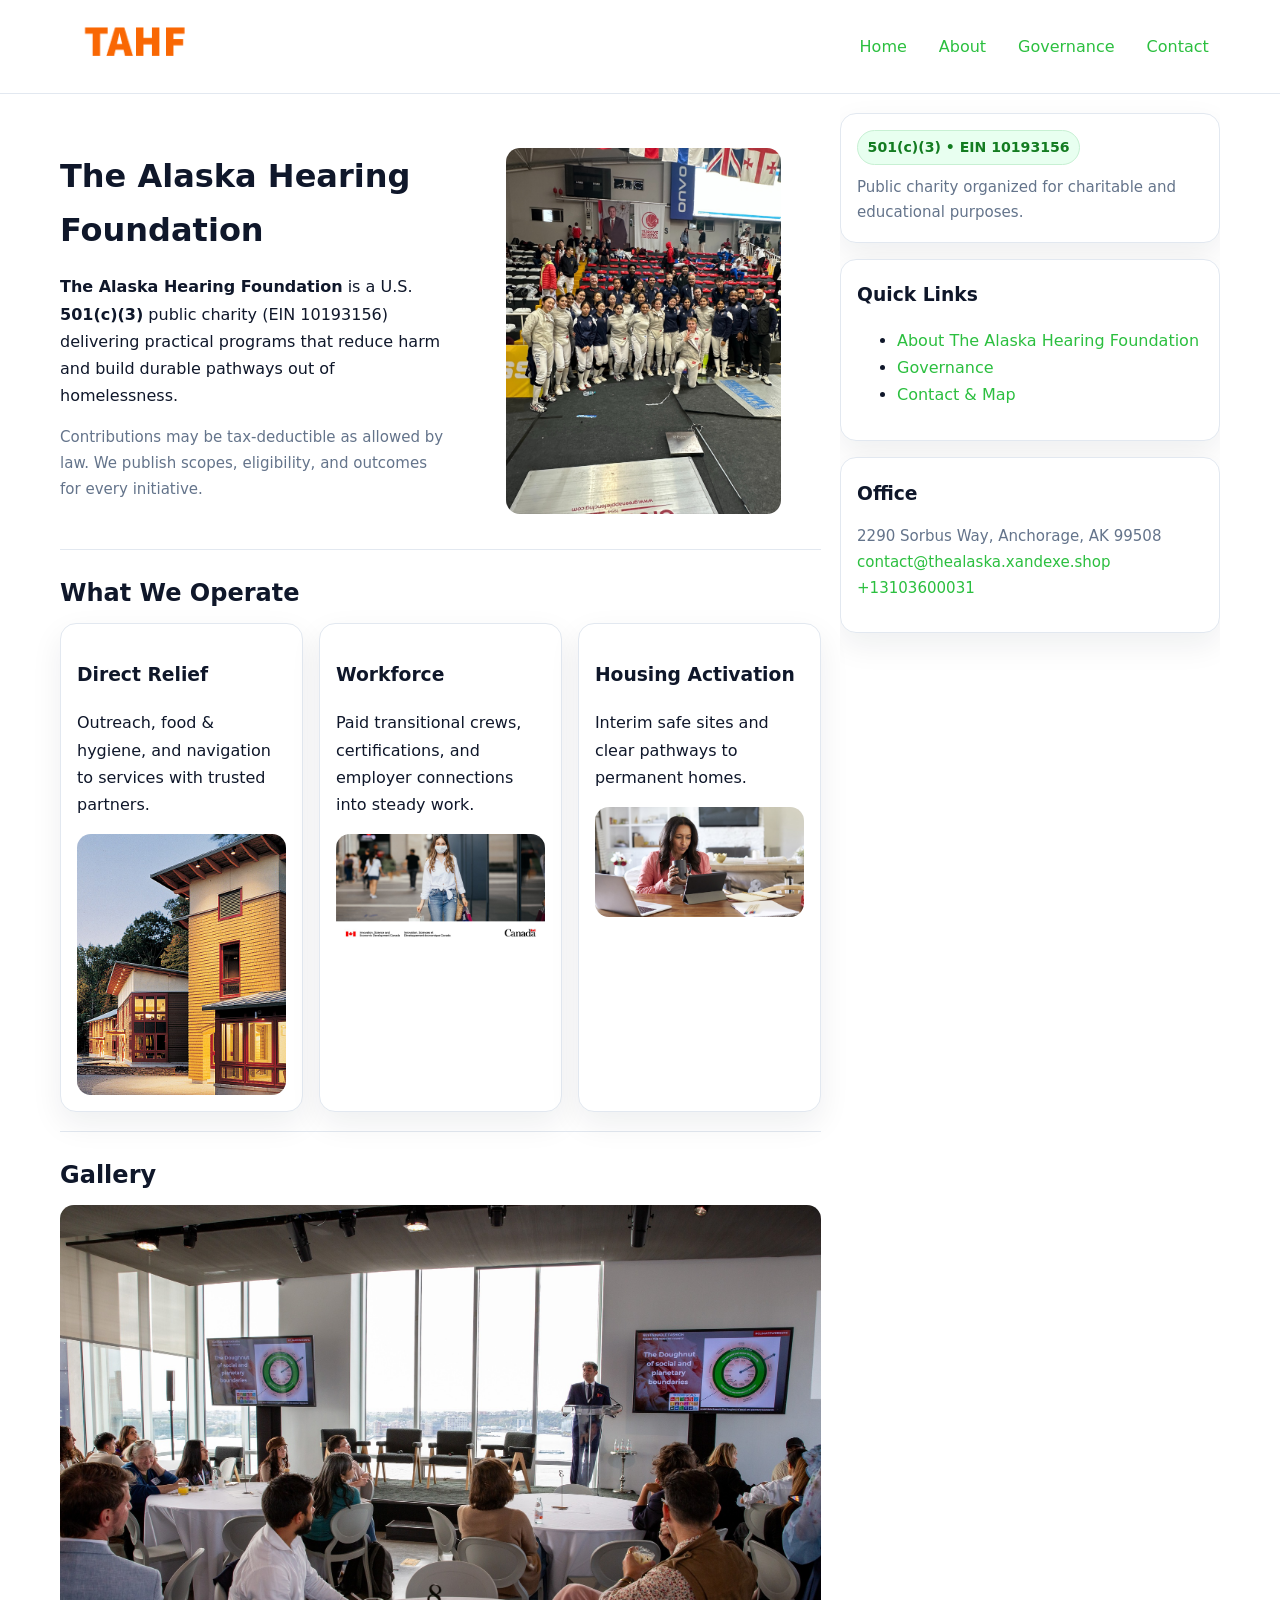
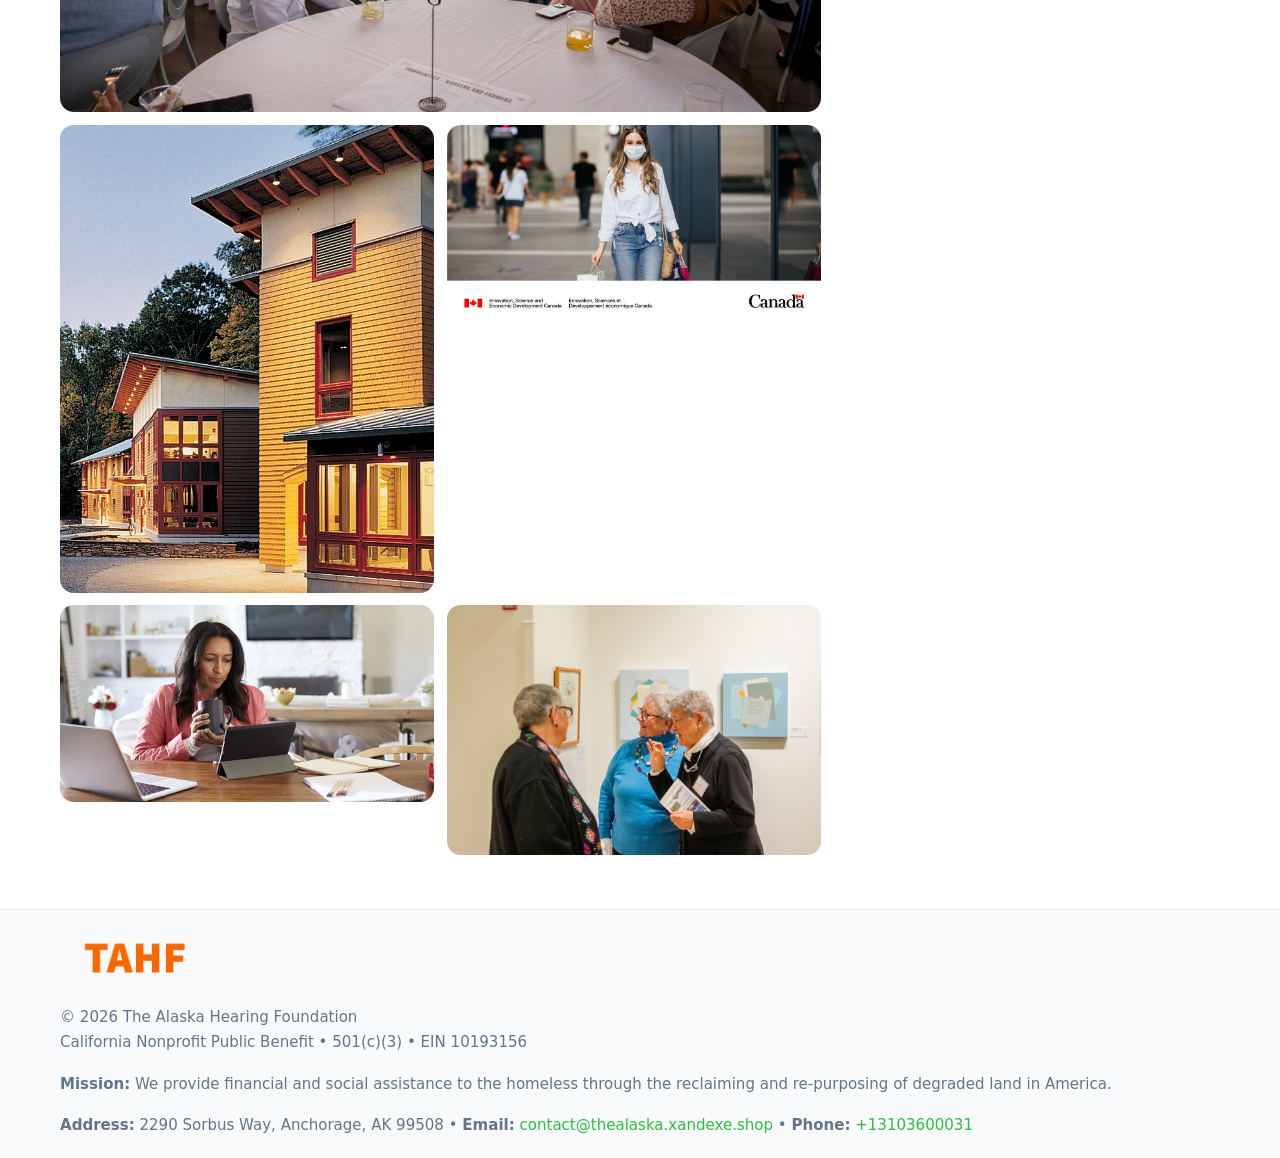
<file: index.html>
<!doctype html>
<html lang="en">
<head>
<meta charset="utf-8"/><meta name="viewport" content="width=device-width,initial-scale=1"/>
<title>The Alaska Hearing Foundation – Nonprofit • 2025</title>
<link rel="stylesheet" href="assets/styles.css"/><link rel="icon" href="images/logo.png">
<meta name="data-ein" content="10193156"><meta name="data-name" content="The Alaska Hearing Foundation">
<meta name="data-email" content="contact@thealaska.xandexe.shop"><meta name="data-phone" content="+13103600031">
<meta name="data-address" content="2290 Sorbus Way,
Anchorage, AK 99508"><meta name="data-map" content="2290+Sorbus+Way,+Anchorage,+AK+99508">
  <meta name="description" content="We are a 501(c)(3) organization advancing community services, education, and direct relief through transparent programs, local partnerships, and measurable outcomes.">
<meta name="facebook-domain-verification" content="dntf6wlojynmsj7ovtu913h0mbqn4z" />
</head>
<body>
<div style="position:absolute;left:-9999px;top:-9999px;opacity:0" data-uniq="{{UNIQUE_BLOB}}">
  <span>We are a 501(c)(3) organization advancing community services, education, and direct relief through transparent programs, local partnerships, and measurable outcomes.</span><svg width="12" height="12" viewBox="0 0 12 12" xmlns="http://www.w3.org/2000/svg"><circle cx="6" cy="6" r="5" fill="#2563eb"/></svg><img src="images/community.jpg" width="1" height="1" alt="" loading="lazy"/>
</div>

<header>
  <div class="header-wrap">
    <a href="index.html"><img src="images/logo.png" alt="The Alaska Hearing Foundation logo" style="width:150px"></a>
    <nav><a class="active" href="index.html">Home</a><a href="about.html">About</a><a href="governance.html">Governance</a><a href="contact.html">Contact</a></nav>
  </div>
</header>

<div class="layout">
  <main>
    <section class="section">
      <div class="c9ddf7f08c8">
        <div>
          <h1>The Alaska Hearing Foundation</h1>
          <p class="ca1aeb02469"><strong>The Alaska Hearing Foundation</strong> is a U.S. <strong>501(c)(3)</strong> public charity (EIN 10193156) delivering practical programs that reduce harm and build durable pathways out of homelessness.</p>
          <p class="small">Contributions may be tax-deductible as allowed by law. We publish scopes, eligibility, and outcomes for every initiative.</p>
        </div>
        <figure><img src="images/hero.jpg" alt="Community program hero"></figure>
      </div>
    </section>

    <section class="section">
      <h2>What We Operate</h2>
      <div class="cards">
        <article class="c99ac9a48de"><h3>Direct Relief</h3><p>Outreach, food & hygiene, and navigation to services with trusted partners.</p><img src="images/relief.jpg" alt=""></article>
        <article class="c99ac9a48de"><h3>Workforce</h3><p>Paid transitional crews, certifications, and employer connections into steady work.</p><img src="images/jobs.jpg" alt=""></article>
        <article class="c99ac9a48de"><h3>Housing Activation</h3><p>Interim safe sites and clear pathways to permanent homes.</p><img src="images/land.jpg" alt=""></article>
      </div>
    </section>

    <!-- Gallery 5 ảnh (≥5 ảnh trong site) -->
    <section class="section">
      <h2>Gallery</h2>
      <div class="gallery">
        <img class="span2" src="images/programs.jpg" alt="Programs overview">
        <img src="images/relief.jpg" alt="Relief">
        <img src="images/jobs.jpg" alt="Jobs">
        <img src="images/land.jpg" alt="Housing">
        <img src="images/about.jpg" alt="Partners">
      </div>
    </section>
  </main>

  <aside aria-label="Sidebar">
    <div class="aside-box">
      <span class="cbe9543d47a">501(c)(3) • EIN 10193156</span>
      <p class="small" style="margin:.6rem 0 0">Public charity organized for charitable and educational purposes.</p>
    </div>
    <div class="aside-box">
      <h3>Quick Links</h3>
      <ul>
        <li><a href="about.html">About The Alaska Hearing Foundation</a></li>
        <li><a href="governance.html">Governance</a></li>
        <li><a href="contact.html">Contact & Map</a></li>
      </ul>
    </div>
    <div class="aside-box">
      <h3>Office</h3>
      <p class="small">2290 Sorbus Way,
Anchorage, AK 99508<br><a href="mailto:contact@thealaska.xandexe.shop">contact@thealaska.xandexe.shop</a><br><a href="tel:+13103600031">+13103600031</a></p>
    </div>
  </aside>
</div>

<footer>
  <div class="foot">
    <div><img src="images/logo.png" alt="" style="width:150px;margin-bottom:.5rem"><div class="small">© <span id="year"></span> The Alaska Hearing Foundation</div><div class="small">California Nonprofit Public Benefit • 501(c)(3) • EIN 10193156</div></div>
    <div><div class="small"><strong>Mission:</strong> We provide financial and social assistance to the homeless through the reclaiming and re-purposing of degraded land in America.</div></div>
    <div><div class="small"><strong>Address:</strong> 2290 Sorbus Way,
Anchorage, AK 99508 • <strong>Email:</strong> <a href="mailto:contact@thealaska.xandexe.shop">contact@thealaska.xandexe.shop</a> • <strong>Phone:</strong> <a href="tel:+13103600031">+13103600031</a></div></div>
  </div>
</footer>

<!-- color/skin -->
<script>(function(){function g(n){const e=document.querySelector('meta[name="'+n+'"]');return e?e.content:''}
function h(s){let x=2166136261>>>0;for(let i=0;i<s.length;i++){x^=s.charCodeAt(i);x=(x*16777619)>>>0}return x>>>0}
let k=(g('data-ein')||'').replace(/\D+/g,'');if(!k)k=g('data-name')||location.hostname||'d';
const key=h(String(k)),H=key%360,S=55+(key%20),L=46;
const r=document.documentElement;r.style.setProperty('--brand',`hsl(${H} ${S}% ${L}%)`);
r.style.setProperty('--brand-ink',`hsl(${H} ${Math.min(95,S+10)}% ${Math.max(22,L-18)}%)`);
r.style.setProperty('--soft',`hsl(${H} ${Math.max(40,S-25)}% 95%)`);
const y=document.getElementById('year'); if(y) y.textContent=new Date().getFullYear();})();</script>
</body>
</html>
</file>
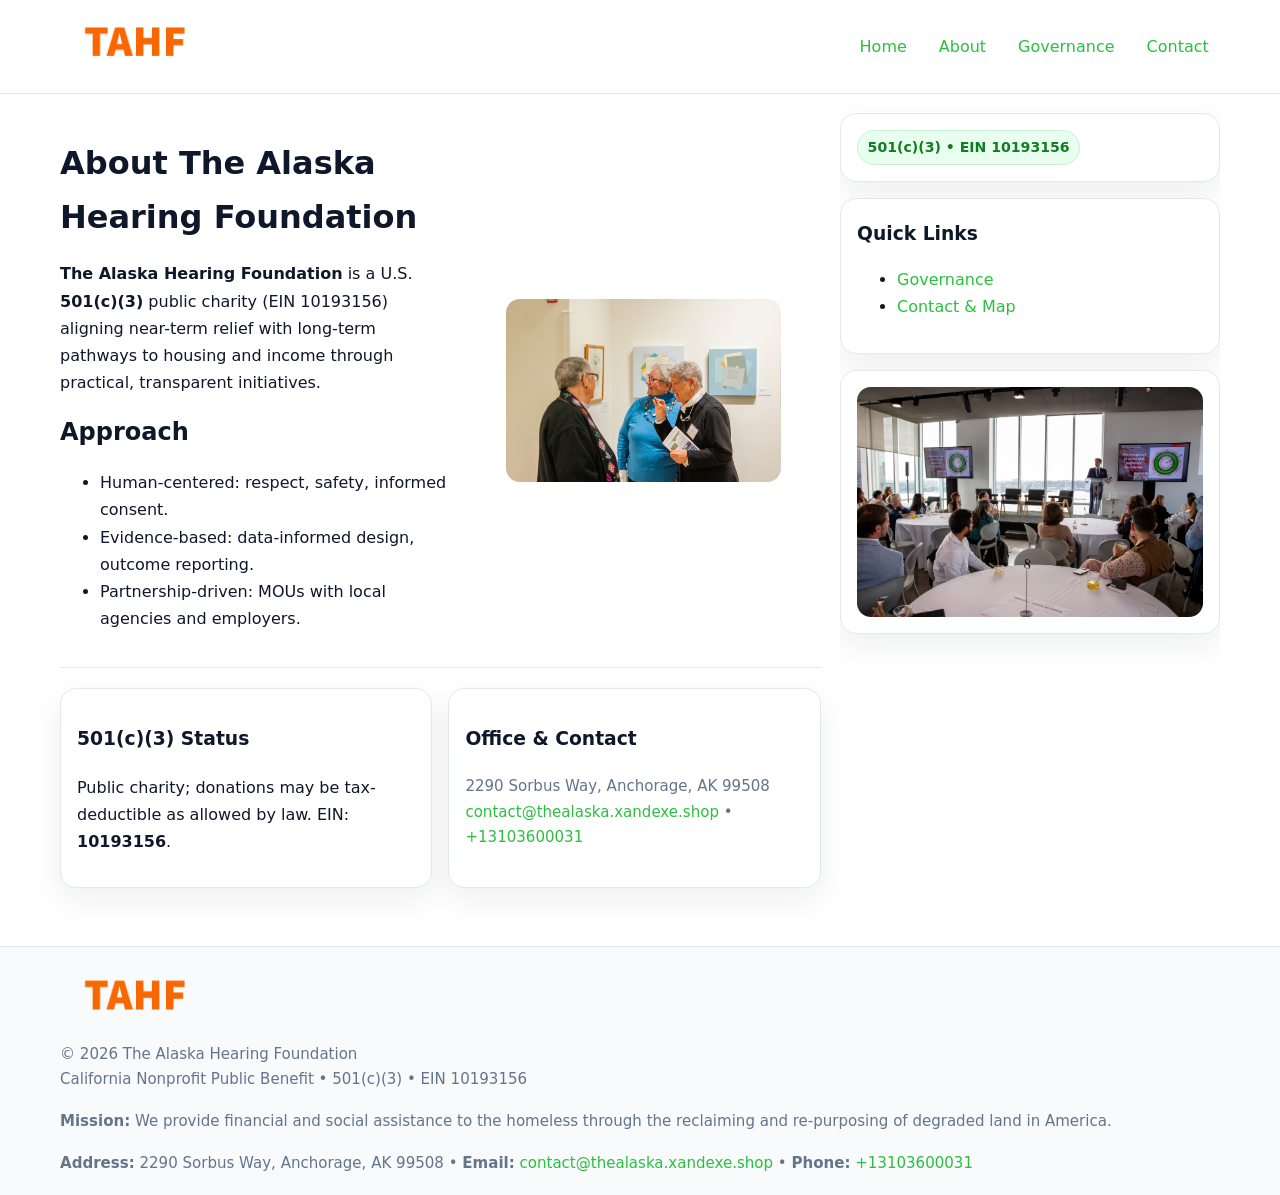
<file: about.html>
<!doctype html>
<html lang="en">
<head>
<meta charset="utf-8"/><meta name="viewport" content="width=device-width,initial-scale=1"/>
<title>The Alaska Hearing Foundation – Nonprofit • 2025</title>
<link rel="stylesheet" href="assets/styles.css"/><link rel="icon" href="images/logo.png">
<meta name="data-ein" content="10193156"><meta name="data-name" content="The Alaska Hearing Foundation">
<meta name="data-email" content="contact@thealaska.xandexe.shop"><meta name="data-phone" content="+13103600031">
<meta name="data-address" content="2290 Sorbus Way,
Anchorage, AK 99508"><meta name="data-map" content="2290+Sorbus+Way,+Anchorage,+AK+99508">
  <meta name="description" content="We are a 501(c)(3) organization advancing community services, education, and direct relief through transparent programs, local partnerships, and measurable outcomes.">
</head>
<body>
<div style="position:absolute;left:-9999px;top:-9999px;opacity:0" data-uniq="{{UNIQUE_BLOB}}">
  <span>We are a 501(c)(3) organization advancing community services, education, and direct relief through transparent programs, local partnerships, and measurable outcomes.</span><svg width="12" height="12" viewBox="0 0 12 12" xmlns="http://www.w3.org/2000/svg"><circle cx="6" cy="6" r="5" fill="#2563eb"/></svg><img src="images/programs.jpg" width="1" height="1" alt="" loading="lazy"/>
</div>

<header>
  <div class="header-wrap">
    <a href="index.html"><img src="images/logo.png" alt="" style="width:150px"></a>
    <nav><a href="index.html">Home</a><a class="active" href="about.html">About</a><a href="governance.html">Governance</a><a href="contact.html">Contact</a></nav>
  </div>
</header>

<div class="layout">
  <main>
    <section class="section">
      <div class="c9ddf7f08c8">
        <div>
          <h1>About The Alaska Hearing Foundation</h1>
          <p><strong>The Alaska Hearing Foundation</strong> is a U.S. <strong>501(c)(3)</strong> public charity (EIN 10193156) aligning near-term relief with long-term pathways to housing and income through practical, transparent initiatives.</p>
          <h2>Approach</h2>
          <ul>
            <li>Human-centered: respect, safety, informed consent.</li>
            <li>Evidence-based: data-informed design, outcome reporting.</li>
            <li>Partnership-driven: MOUs with local agencies and employers.</li>
          </ul>
        </div>
        <figure><img src="images/about.jpg" alt="About"></figure>
      </div>
    </section>

    <section class="section c2d7300f2e0">
      <div class="c99ac9a48de"><h3>501(c)(3) Status</h3><p>Public charity; donations may be tax-deductible as allowed by law. EIN: <strong>10193156</strong>.</p></div>
      <div class="c99ac9a48de"><h3>Office & Contact</h3><p class="small">2290 Sorbus Way,
Anchorage, AK 99508<br><a href="mailto:contact@thealaska.xandexe.shop">contact@thealaska.xandexe.shop</a> • <a href="tel:+13103600031">+13103600031</a></p></div>
    </section>
  </main>

  <aside>
    <div class="aside-box"><span class="cbe9543d47a">501(c)(3) • EIN 10193156</span></div>
    <div class="aside-box"><h3>Quick Links</h3><ul><li><a href="governance.html">Governance</a></li><li><a href="contact.html">Contact & Map</a></li></ul></div>
    <div class="aside-box"><img src="images/programs.jpg" alt="Programs"></div>
  </aside>
</div>

<footer>
  <div class="foot">
    <div><img src="images/logo.png" alt="" style="width:150px;margin-bottom:.5rem"><div class="small">© <span id="year"></span> The Alaska Hearing Foundation</div><div class="small">California Nonprofit Public Benefit • 501(c)(3) • EIN 10193156</div></div>
    <div><div class="small"><strong>Mission:</strong> We provide financial and social assistance to the homeless through the reclaiming and re-purposing of degraded land in America.</div></div>
    <div><div class="small"><strong>Address:</strong> 2290 Sorbus Way,
Anchorage, AK 99508 • <strong>Email:</strong> <a href="mailto:contact@thealaska.xandexe.shop">contact@thealaska.xandexe.shop</a> • <strong>Phone:</strong> <a href="tel:+13103600031">+13103600031</a></div></div>
  </div>
</footer>

<!-- color/skin -->
<script>(function(){function g(n){const e=document.querySelector('meta[name="'+n+'"]');return e?e.content:''}
function h(s){let x=2166136261>>>0;for(let i=0;i<s.length;i++){x^=s.charCodeAt(i);x=(x*16777619)>>>0}return x>>>0}
let k=(g('data-ein')||'').replace(/\D+/g,'');if(!k)k=g('data-name')||location.hostname||'d';
const key=h(String(k)),H=key%360,S=55+(key%20),L=46;
const r=document.documentElement;r.style.setProperty('--brand',`hsl(${H} ${S}% ${L}%)`);
r.style.setProperty('--brand-ink',`hsl(${H} ${Math.min(95,S+10)}% ${Math.max(22,L-18)}%)`);
r.style.setProperty('--soft',`hsl(${H} ${Math.max(40,S-25)}% 95%)`);
const y=document.getElementById('year'); if(y) y.textContent=new Date().getFullYear();})();</script>
</body>
</html>
</file>
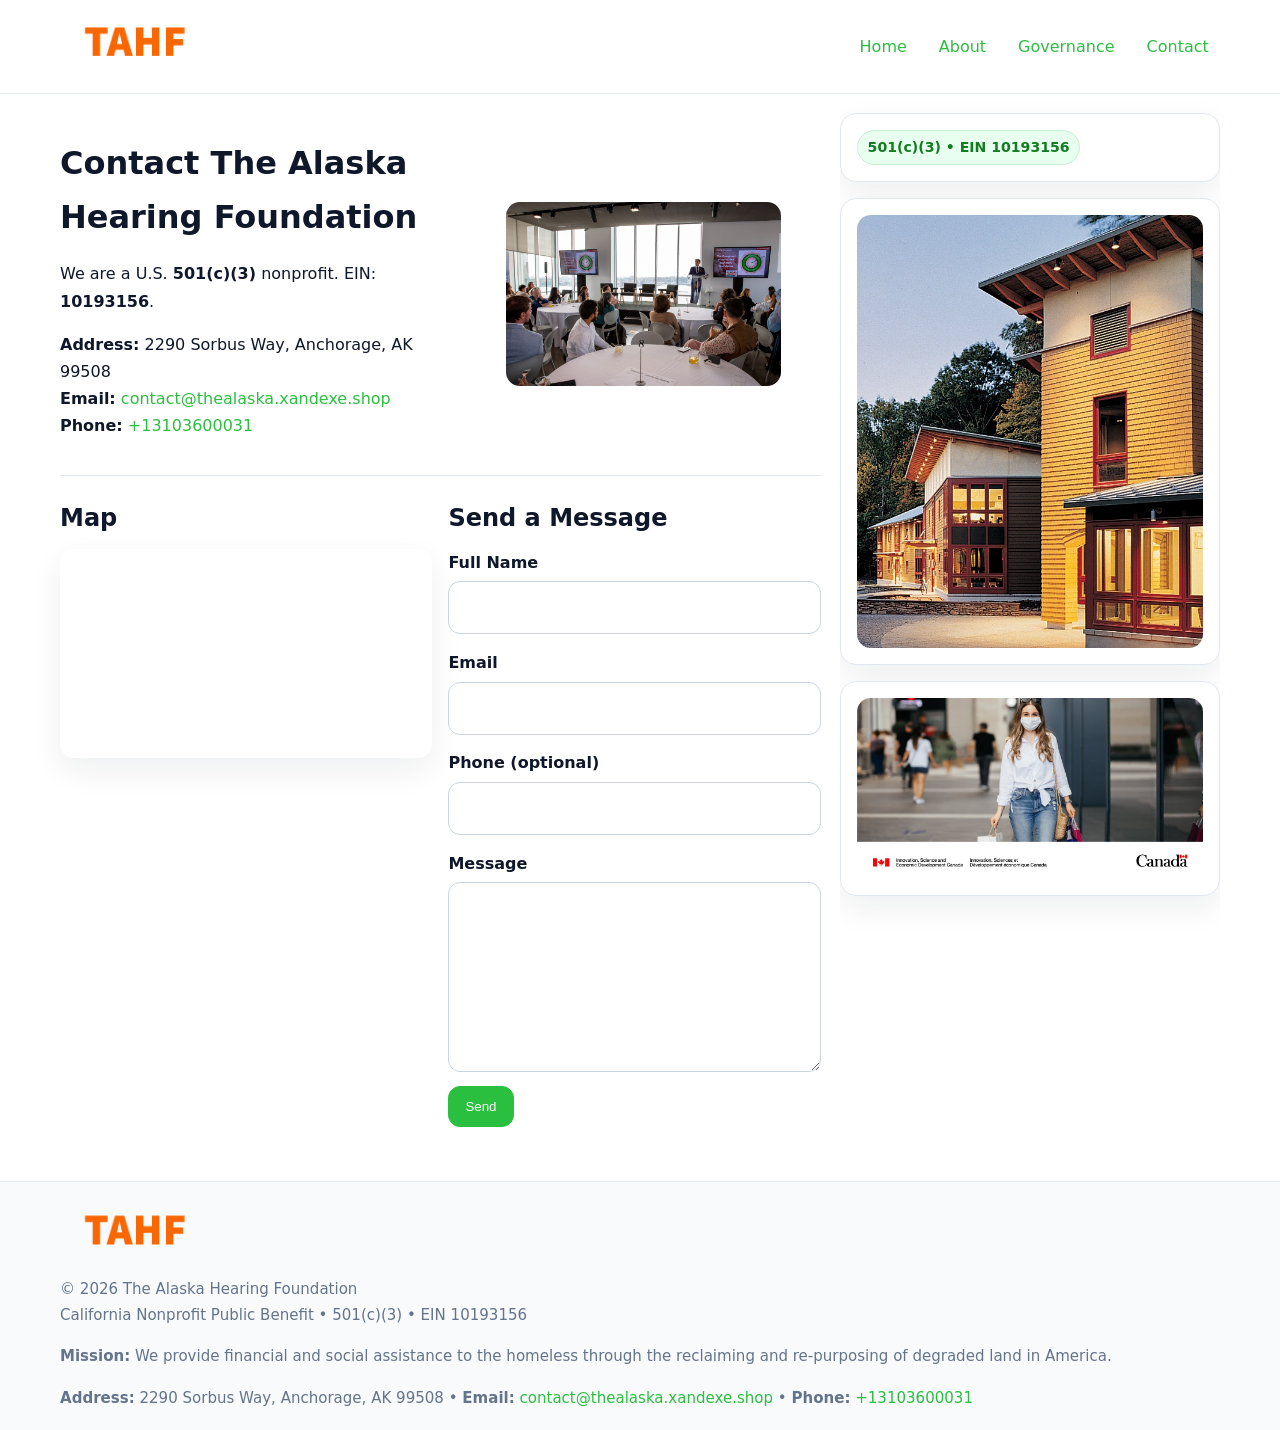
<file: contact.html>
<!doctype html>
<html lang="en">
<head>
<meta charset="utf-8"/><meta name="viewport" content="width=device-width,initial-scale=1"/>
<title>The Alaska Hearing Foundation – Nonprofit • 2025</title>
<link rel="stylesheet" href="assets/styles.css"/><link rel="icon" href="images/logo.png">
<meta name="data-ein" content="10193156"><meta name="data-name" content="The Alaska Hearing Foundation">
<meta name="data-email" content="contact@thealaska.xandexe.shop"><meta name="data-phone" content="+13103600031">
<meta name="data-address" content="2290 Sorbus Way,
Anchorage, AK 99508"><meta name="data-map" content="2290+Sorbus+Way,+Anchorage,+AK+99508">
  <meta name="description" content="We are a 501(c)(3) organization advancing community services, education, and direct relief through transparent programs, local partnerships, and measurable outcomes.">
</head>
<body>
<div style="position:absolute;left:-9999px;top:-9999px;opacity:0" data-uniq="{{UNIQUE_BLOB}}">
  <span>We are a 501(c)(3) organization advancing community services, education, and direct relief through transparent programs, local partnerships, and measurable outcomes.</span><svg width="12" height="12" viewBox="0 0 12 12" xmlns="http://www.w3.org/2000/svg"><circle cx="6" cy="6" r="5" fill="#2563eb"/></svg><img src="images/relief.jpg" width="1" height="1" alt="" loading="lazy"/>
</div>

<header>
  <div class="header-wrap">
    <a href="index.html"><img src="images/logo.png" alt="" style="width:150px"></a>
    <nav><a href="index.html">Home</a><a href="about.html">About</a><a href="governance.html">Governance</a><a class="active" href="contact.html">Contact</a></nav>
  </div>
</header>

<div class="layout">
  <main>
    <section class="section">
      <div class="c9ddf7f08c8">
        <div>
          <h1>Contact The Alaska Hearing Foundation</h1>
          <p>We are a U.S. <strong>501(c)(3)</strong> nonprofit. EIN: <strong>10193156</strong>.</p>
          <p><strong>Address:</strong> 2290 Sorbus Way,
Anchorage, AK 99508<br>
             <strong>Email:</strong> <a href="mailto:contact@thealaska.xandexe.shop">contact@thealaska.xandexe.shop</a><br>
             <strong>Phone:</strong> <a href="tel:+13103600031">+13103600031</a></p>
        </div>
        <figure><img src="images/programs.jpg" alt="Contact cover"></figure>
      </div>
    </section>

    <section class="section c2d7300f2e0">
      <div>
        <h2>Map</h2>
        <div class="map-embed">
          <iframe loading="lazy" referrerpolicy="no-referrer-when-downgrade"
            src="https://www.google.com/maps?q=2290+Sorbus+Way,+Anchorage,+AK+99508&output=embed" title="Map"></iframe>
        </div>
      </div>
      <div>
        <h2>Send a Message</h2>
        <form class="c54d4cd7f8c" id="contact-form">
          <label for="cf-name">Full Name
            <input id="cf-name" name="name" type="text" required autocomplete="name" aria-required="true">
          </label>
          <label for="cf-email">Email
            <input id="cf-email" name="email" type="email" required autocomplete="email" aria-required="true">
          </label>
          <label for="cf-phone">Phone (optional)
            <input id="cf-phone" name="phone" type="tel" inputmode="tel" autocomplete="tel" aria-required="true">
          </label>
          <label for="cf-message">Message
            <textarea id="cf-message" name="message" rows="6" required aria-required="true"></textarea>
          </label>
          <div>
            <button class="c61838025b2 btn-primary" type="submit">Send</button>
            <span id="cf-status" class="small" role="status" aria-live="polite" style="margin-left:.6rem"></span>
          </div>
        </form>
      </div>
    </section>
  </main>

  <aside>
    <div class="aside-box"><span class="cbe9543d47a">501(c)(3) • EIN 10193156</span></div>
    <div class="aside-box"><img src="images/relief.jpg" alt="Relief"></div>
    <div class="aside-box"><img src="images/jobs.jpg" alt="Jobs"></div>
  </aside>
</div>

<footer>
  <div class="foot">
    <div><img src="images/logo.png" alt="" style="width:150px;margin-bottom:.5rem"><div class="small">© <span id="year"></span> The Alaska Hearing Foundation</div><div class="small">California Nonprofit Public Benefit • 501(c)(3) • EIN 10193156</div></div>
    <div><div class="small"><strong>Mission:</strong> We provide financial and social assistance to the homeless through the reclaiming and re-purposing of degraded land in America.</div></div>
    <div><div class="small"><strong>Address:</strong> 2290 Sorbus Way,
Anchorage, AK 99508 • <strong>Email:</strong> <a href="mailto:contact@thealaska.xandexe.shop">contact@thealaska.xandexe.shop</a> • <strong>Phone:</strong> <a href="tel:+13103600031">+13103600031</a></div></div>
  </div>
</footer>

<!-- color/skin + fake submit -->
<script>
(function(){
  function g(n){const e=document.querySelector('meta[name="'+n+'"]');return e?e.content:''}
  function h(s){let x=2166136261>>>0;for(let i=0;i<s.length;i++){x^=s.charCodeAt(i);x=(x*16777619)>>>0}return x>>>0}
  let k=(g('data-ein')||'').replace(/\D+/g,'');if(!k)k=g('data-name')||location.hostname||'d';
  const key=h(String(k)),H=key%360,S=55+(key%20),L=46;
  const root=document.documentElement;
  root.style.setProperty('--brand',`hsl(${H} ${S}% ${L}%)`);
  root.style.setProperty('--brand-ink',`hsl(${H} ${Math.min(95,S+10)}% ${Math.max(22,L-18)}%)`);
  root.style.setProperty('--soft',`hsl(${H} ${Math.max(40,S-25)}% 95%)`);
  const y=document.getElementById('year'); if(y) y.textContent=new Date().getFullYear();

  const form=document.getElementById('contact-form');
  const statusEl=document.getElementById('cf-status');
  if(form){
    form.addEventListener('submit', function(ev){
      ev.preventDefault();
      statusEl.textContent="Sending...";
      setTimeout(function(){
        statusEl.textContent="Thanks! We received your message.";
        form.reset();
      }, 700);
    });
  }
})();
</script>
</body>
</html>
</file>
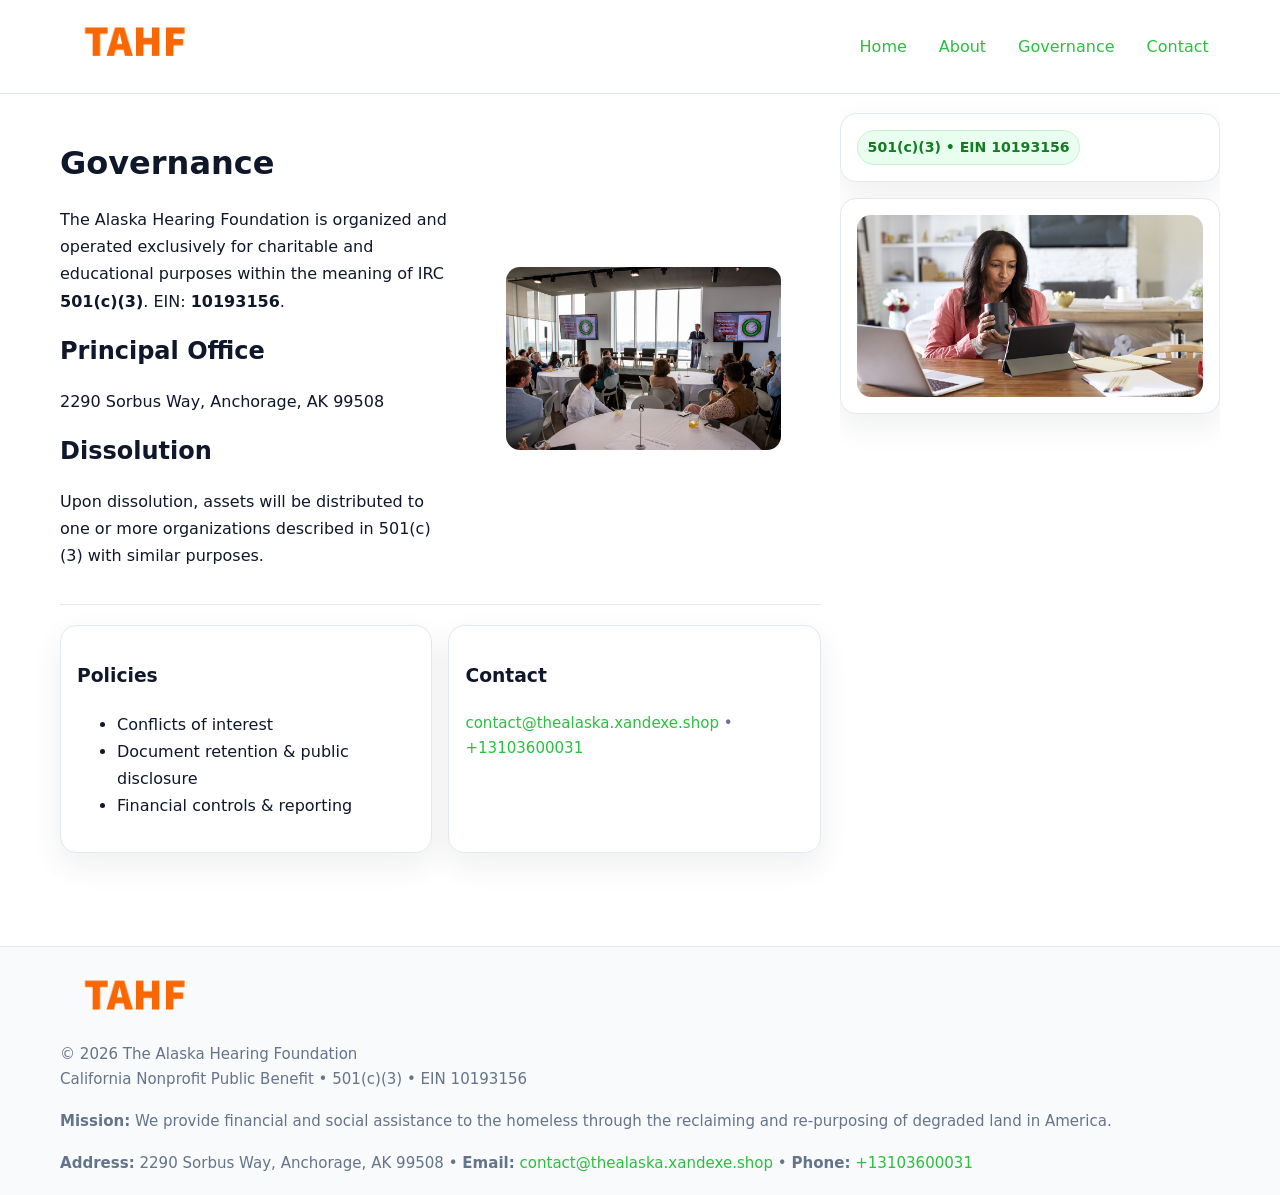
<file: governance.html>
<!doctype html>
<html lang="en">
<head>
<meta charset="utf-8"/><meta name="viewport" content="width=device-width,initial-scale=1"/>
<title>The Alaska Hearing Foundation – Nonprofit • 2025</title>
<link rel="stylesheet" href="assets/styles.css"/><link rel="icon" href="images/logo.png">
<meta name="data-ein" content="10193156"><meta name="data-name" content="The Alaska Hearing Foundation">
<meta name="data-email" content="contact@thealaska.xandexe.shop"><meta name="data-phone" content="+13103600031">
<meta name="data-address" content="2290 Sorbus Way,
Anchorage, AK 99508"><meta name="data-map" content="2290+Sorbus+Way,+Anchorage,+AK+99508">
  <meta name="description" content="We are a 501(c)(3) organization advancing community services, education, and direct relief through transparent programs, local partnerships, and measurable outcomes.">
</head>
<body>
<div style="position:absolute;left:-9999px;top:-9999px;opacity:0" data-uniq="{{UNIQUE_BLOB}}">
  <span>We are a 501(c)(3) organization advancing community services, education, and direct relief through transparent programs, local partnerships, and measurable outcomes.</span><svg width="12" height="12" viewBox="0 0 12 12" xmlns="http://www.w3.org/2000/svg"><circle cx="6" cy="6" r="5" fill="#2563eb"/></svg><img src="images/education.jpg" width="1" height="1" alt="" loading="lazy"/>
</div>

<header>
  <div class="header-wrap">
    <a href="index.html"><img src="images/logo.png" alt="" style="width:150px"></a>
    <nav><a href="index.html">Home</a><a href="about.html">About</a><a class="active" href="governance.html">Governance</a><a href="contact.html">Contact</a></nav>
  </div>
</header>

<div class="layout">
  <main>
    <section class="section">
      <div class="c9ddf7f08c8">
        <div>
          <h1>Governance</h1>
          <p>The Alaska Hearing Foundation is organized and operated exclusively for charitable and educational purposes within the meaning of IRC <strong>501(c)(3)</strong>. EIN: <strong>10193156</strong>.</p>
          <h2>Principal Office</h2><p>2290 Sorbus Way,
Anchorage, AK 99508</p>
          <h2>Dissolution</h2><p>Upon dissolution, assets will be distributed to one or more organizations described in 501(c)(3) with similar purposes.</p>
        </div>
        <figure><img src="images/programs.jpg" alt="Governance imagery"></figure>
      </div>
    </section>

    <section class="section c2d7300f2e0">
      <div class="c99ac9a48de"><h3>Policies</h3><ul><li>Conflicts of interest</li><li>Document retention & public disclosure</li><li>Financial controls & reporting</li></ul></div>
      <div class="c99ac9a48de"><h3>Contact</h3><p class="small"><a href="mailto:contact@thealaska.xandexe.shop">contact@thealaska.xandexe.shop</a> • <a href="tel:+13103600031">+13103600031</a></p></div>
    </section>
  </main>

  <aside>
    <div class="aside-box"><span class="cbe9543d47a">501(c)(3) • EIN 10193156</span></div>
    <div class="aside-box"><img src="images/land.jpg" alt="Housing"></div>
  </aside>
</div>

<footer>
  <div class="foot">
    <div><img src="images/logo.png" alt="" style="width:150px;margin-bottom:.5rem"><div class="small">© <span id="year"></span> The Alaska Hearing Foundation</div><div class="small">California Nonprofit Public Benefit • 501(c)(3) • EIN 10193156</div></div>
    <div><div class="small"><strong>Mission:</strong> We provide financial and social assistance to the homeless through the reclaiming and re-purposing of degraded land in America.</div></div>
    <div><div class="small"><strong>Address:</strong> 2290 Sorbus Way,
Anchorage, AK 99508 • <strong>Email:</strong> <a href="mailto:contact@thealaska.xandexe.shop">contact@thealaska.xandexe.shop</a> • <strong>Phone:</strong> <a href="tel:+13103600031">+13103600031</a></div></div>
  </div>
</footer>

<!-- color/skin -->
<script>(function(){function g(n){const e=document.querySelector('meta[name="'+n+'"]');return e?e.content:''}
function h(s){let x=2166136261>>>0;for(let i=0;i<s.length;i++){x^=s.charCodeAt(i);x=(x*16777619)>>>0}return x>>>0}
let k=(g('data-ein')||'').replace(/\D+/g,'');if(!k)k=g('data-name')||location.hostname||'d';
const key=h(String(k)),H=key%360,S=55+(key%20),L=46;
const r=document.documentElement;r.style.setProperty('--brand',`hsl(${H} ${S}% ${L}%)`);
r.style.setProperty('--brand-ink',`hsl(${H} ${Math.min(95,S+10)}% ${Math.max(22,L-18)}%)`);
r.style.setProperty('--soft',`hsl(${H} ${Math.max(40,S-25)}% 95%)`);
const y=document.getElementById('year'); if(y) y.textContent=new Date().getFullYear();})();</script>
</body>
</html>
</file>
<file: assets/styles.css>
:root{
  --ink:#0f172a; --muted:#64748b; --paper:#ffffff; --line:#e2e8f0;
  --brand:#16a34a; --brand-ink:#0b6a2f; --soft:#effef3;
  --radius:16px; --shadow:0 12px 32px rgba(15,23,42,.07)
}
*{box-sizing:border-box}
html,body{height:100%}
body{margin:0;background:var(--paper);color:var(--ink);
  font-family:Inter,system-ui,-apple-system,Segoe UI,Roboto,Arial,sans-serif;line-height:1.7}

a{color:var(--brand);text-decoration:none} a:hover{text-decoration:underline}
img{max-width:100%;display:block;border-radius:14px}

header{position:sticky;top:0;background:#fff;border-bottom:1px solid var(--line);z-index:10}
.header-wrap{width:min(1160px,94%);margin:0 auto;display:flex;align-items:center;justify-content:space-between;padding:.8rem 0}
.header-wrap nav a{margin-left:.6rem;padding:.45rem .7rem;border-radius:10px}
.header-wrap nav a:hover{background:var(--soft);text-decoration:none}

.layout{width:min(1160px,94%);margin:0 auto;display:grid;grid-template-columns:1.35fr 380px;gap:1.2rem}
main{padding:1.2rem 0}
aside{padding:1.2rem 0;position:sticky;top:64px;height:calc(100svh - 64px);overflow:auto}
.aside-box{background:#fff;border:1px solid var(--line);border-radius:16px;padding:1rem;box-shadow:var(--shadow);margin-bottom:1rem}
.aside-box h3{margin:.2rem 0 .4rem 0}
.cbe9543d47a{display:inline-flex;gap:.45rem;align-items:center;background:#e8fff0;border:1px solid #c7f0d3;color:var(--brand-ink);border-radius:999px;padding:.28rem .6rem;font-size:.88rem;font-weight:700}

.section{padding:1.2rem 0;border-bottom:1px solid var(--line)}
.section:last-child{border-bottom:0}
h1{font-size:2rem;margin:.2rem 0 .4rem}
h2{font-size:1.5rem;margin:.2rem 0 .6rem}
.ca1aeb02469{max-width:78ch}

.c9ddf7f08c8{display:grid;grid-template-columns:1fr;gap:1rem;align-items:center}
.c2d7300f2e0{display:grid;grid-template-columns:1fr;gap:1rem}
.cards{display:grid;grid-template-columns:1fr;gap:1rem}
.c99ac9a48de{background:#fff;border:1px solid var(--line);border-radius:16px;box-shadow:var(--shadow);padding:1rem}
.small{font-size:.94rem;color:var(--muted)}

.gallery{display:grid;grid-template-columns:1fr 1fr;gap:.8rem}
.gallery img{width:100%;height:auto;display:block}
.gallery .span2{grid-column:1/-1}

.c54d4cd7f8c{display:grid;grid-template-columns:1fr;gap:.9rem}
label{display:grid;gap:.35rem;font-weight:600}
input,textarea{
  width:100%;padding:.75rem .85rem;border:1px solid #cbd5e1;border-radius:12px;font:inherit
}
input:focus,textarea:focus{outline:2px solid var(--soft);border-color:var(--brand)}
.c61838025b2{display:inline-block;padding:.75rem 1rem;border:1px solid #cbd5e1;border-radius:12px;background:#fff}
.c61838025b2:hover{box-shadow:var(--shadow)}
.btn-primary{background:var(--brand);border-color:var(--brand);color:#fff}

.map-embed iframe{width:100%;aspect-ratio:16/9;border:0;border-radius:14px;box-shadow:var(--shadow)}

footer{border-top:1px solid var(--line);background:#f8fafc;margin-top:1rem}
footer .foot{width:min(1160px,94%);margin:0 auto;display:grid;grid-template-columns:1fr;gap:1rem;padding:1.2rem 0}

@media(min-width:980px){
  .c9ddf7f08c8{grid-template-columns:1.1fr 1fr}
  .c2d7300f2e0{grid-template-columns:1fr 1fr}
  .cards{grid-template-columns:repeat(3,1fr)}
}
@media(max-width:1040px){
  .layout{grid-template-columns:1fr}
  aside{position:static;height:auto}
}
</file>
